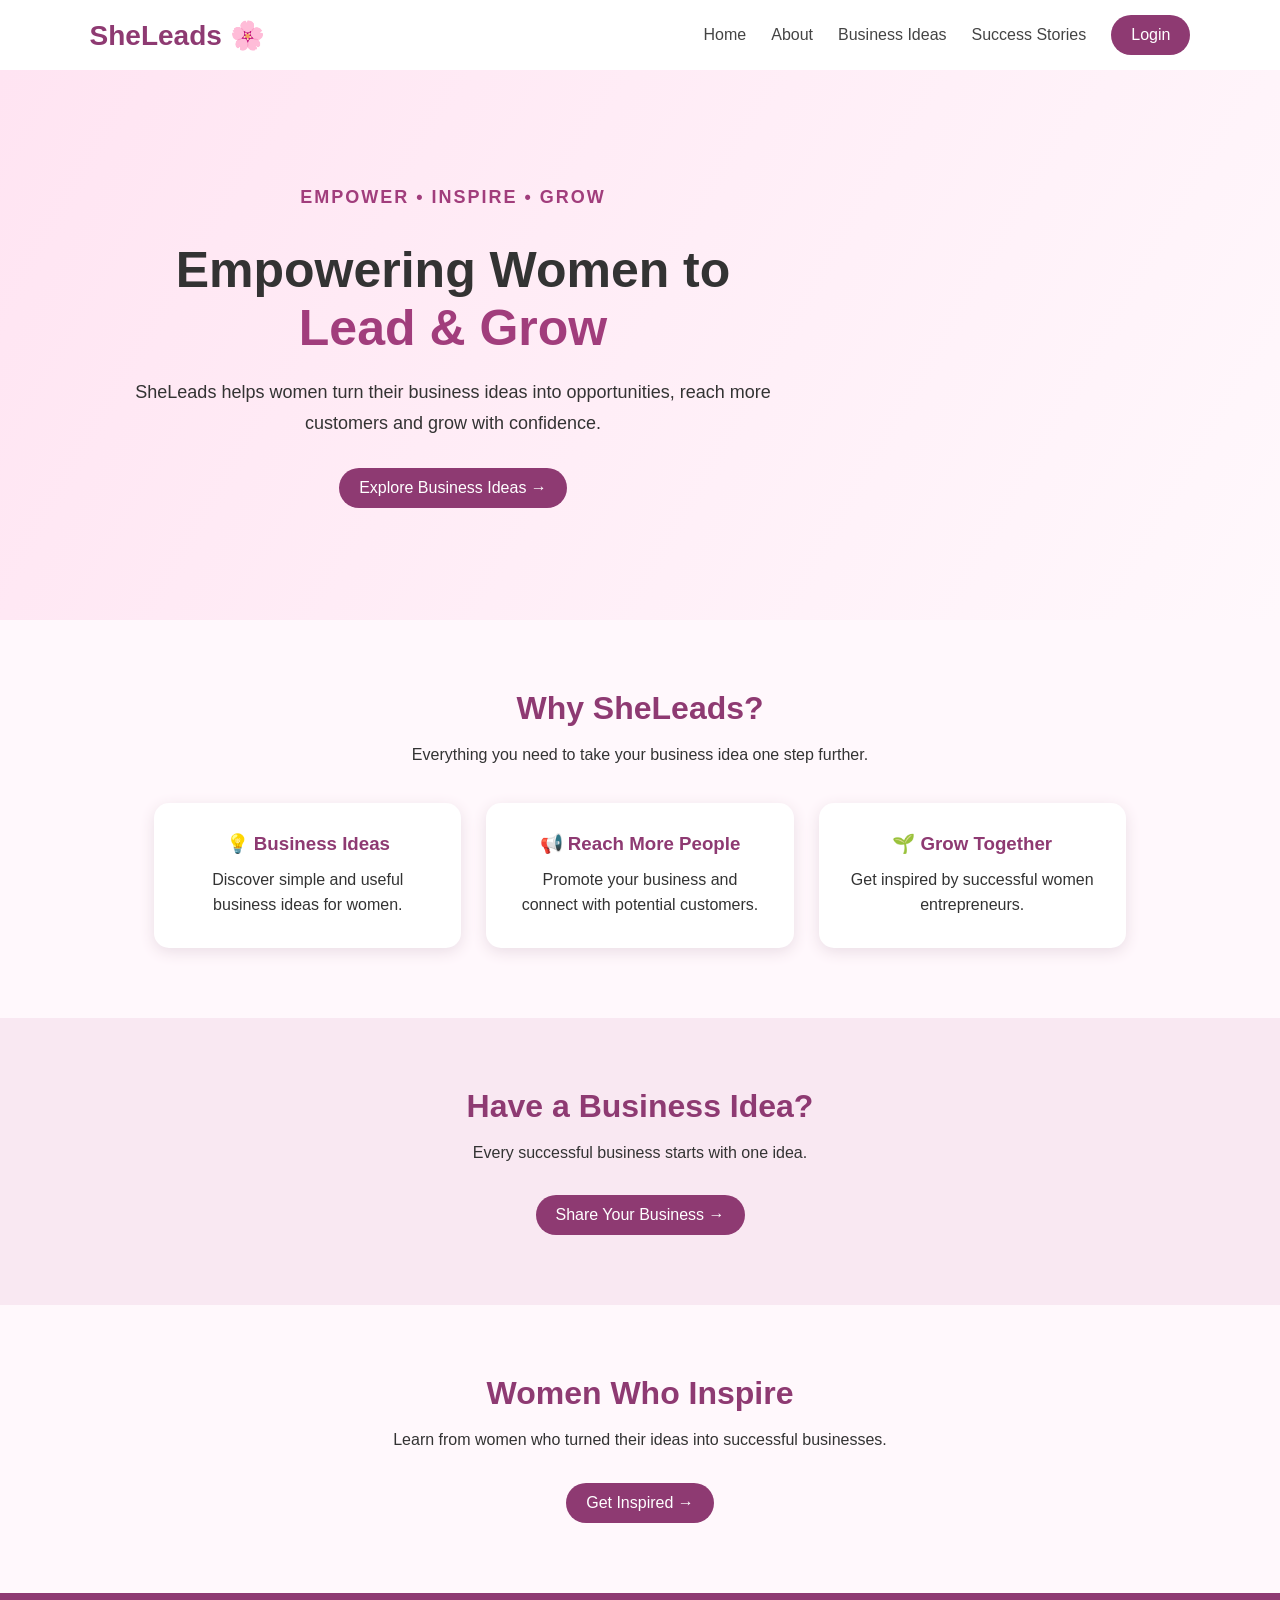
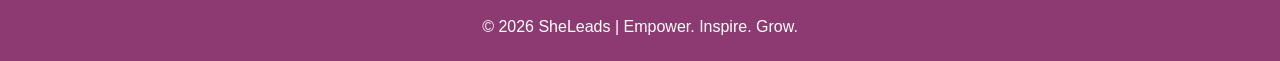
<file: index.html>
<!DOCTYPE html>
<html>
<head>
  <title>SheLeads</title>
  <link rel="stylesheet" href="style.css">
</head>

<body>

<header>
  <h2>SheLeads 🌸</h2>

  <nav>
    <a href="index.html">Home</a>
    <a href="#about">About</a>
    <a href="business.html">Business Ideas</a>
    <a href="success.html">Success Stories</a>
    <a href="login.html" class="login">Login</a>
  </nav>
</header>

<section class="hero">
  <div>
    <p class="tagline">EMPOWER • INSPIRE • GROW</p>

    <h1>Empowering Women to <span>Lead & Grow</span></h1>

    <p>
      SheLeads helps women turn their business ideas into opportunities,
      reach more customers and grow with confidence.
    </p>

    <a href="business.html" class="btn">Explore Business Ideas →</a>
  </div>
</section>

<section id="about">
  <h2>Why SheLeads?</h2>
  <p>Everything you need to take your business idea one step further.</p>

  <div class="cards">

    <div class="card">
      <h3>💡 Business Ideas</h3>
      <p>Discover simple and useful business ideas for women.</p>
    </div>

    <div class="card">
      <h3>📢 Reach More People</h3>
      <p>Promote your business and connect with potential customers.</p>
    </div>

    <div class="card">
      <h3>🌱 Grow Together</h3>
      <p>Get inspired by successful women entrepreneurs.</p>
    </div>

  </div>
</section>

<section class="section">
  <h2>Have a Business Idea?</h2>
  <p>Every successful business starts with one idea.</p>
  <a href="dashboard.html" class="btn">Share Your Business →</a>
</section>

<section id="stories">
  <h2>Women Who Inspire</h2>
  <p>Learn from women who turned their ideas into successful businesses.</p>
  <a href="success.html" class="btn">Get Inspired →</a>
</section>

<footer>
  <p>© 2026 SheLeads | Empower. Inspire. Grow.</p>
</footer>

<script src="script.js"></script>

</body>
</html>
</file>
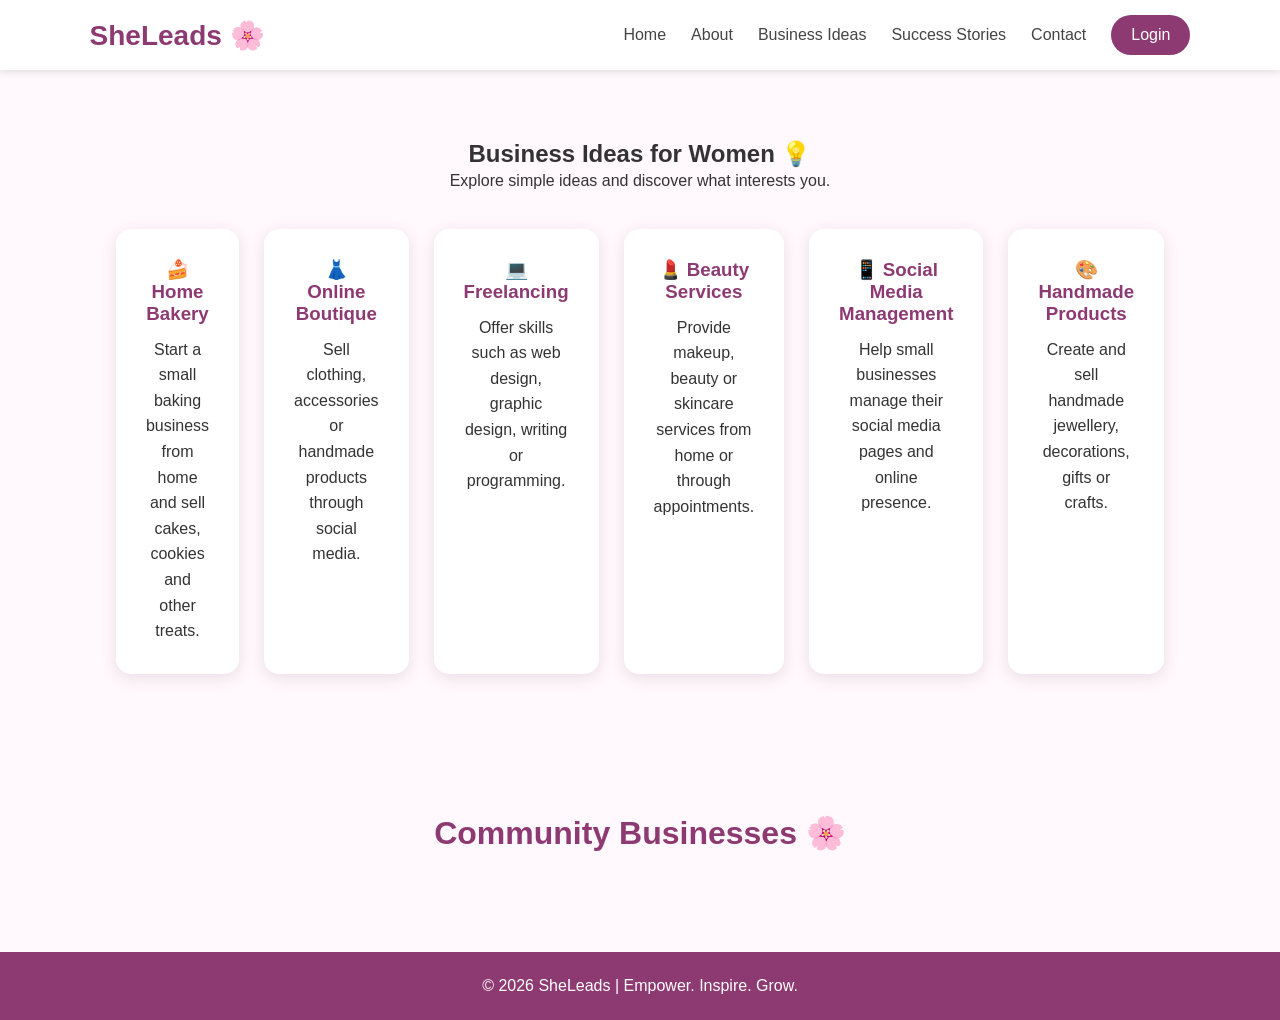
<file: business.html>
<!DOCTYPE html>
<html>
<head>
  <title>Business Ideas - SheLeads</title>
  <link rel="stylesheet" href="style.css">
</head>
<body>

<header>
  <h2>SheLeads 🌸</h2>

  <nav>
    <a href="index.html">Home</a>
    <a href="index.html#about">About</a>
    <a href="business.html">Business Ideas</a>
    <a href="success.html">Success Stories</a>
    <a href="contact.html">Contact</a>
    <a href="login.html" class="login">Login</a>
  </nav>
</header>

<section>
  <h1>Business Ideas for Women 💡</h1>
  <p>Explore simple ideas and discover what interests you.</p>

  <div class="cards">

    <div class="card">
      <h3>🍰 Home Bakery</h3>
      <p>Start a small baking business from home and sell cakes, cookies and other treats.</p>
    </div>

    <div class="card">
      <h3>👗 Online Boutique</h3>
      <p>Sell clothing, accessories or handmade products through social media.</p>
    </div>

    <div class="card">
      <h3>💻 Freelancing</h3>
      <p>Offer skills such as web design, graphic design, writing or programming.</p>
    </div>

    <div class="card">
      <h3>💄 Beauty Services</h3>
      <p>Provide makeup, beauty or skincare services from home or through appointments.</p>
    </div>

    <div class="card">
      <h3>📱 Social Media Management</h3>
      <p>Help small businesses manage their social media pages and online presence.</p>
    </div>

    <div class="card">
      <h3>🎨 Handmade Products</h3>
      <p>Create and sell handmade jewellery, decorations, gifts or crafts.</p>
    </div>

  </div>
</section>
<section>
  <h2>Community Businesses 🌸</h2>
  <div id="businessList" class="cards"></div>
</section>

<footer>
  <p>© 2026 SheLeads | Empower. Inspire. Grow.</p>
</footer>

<script src="script.js"></script>

</body>
</html>
</file>
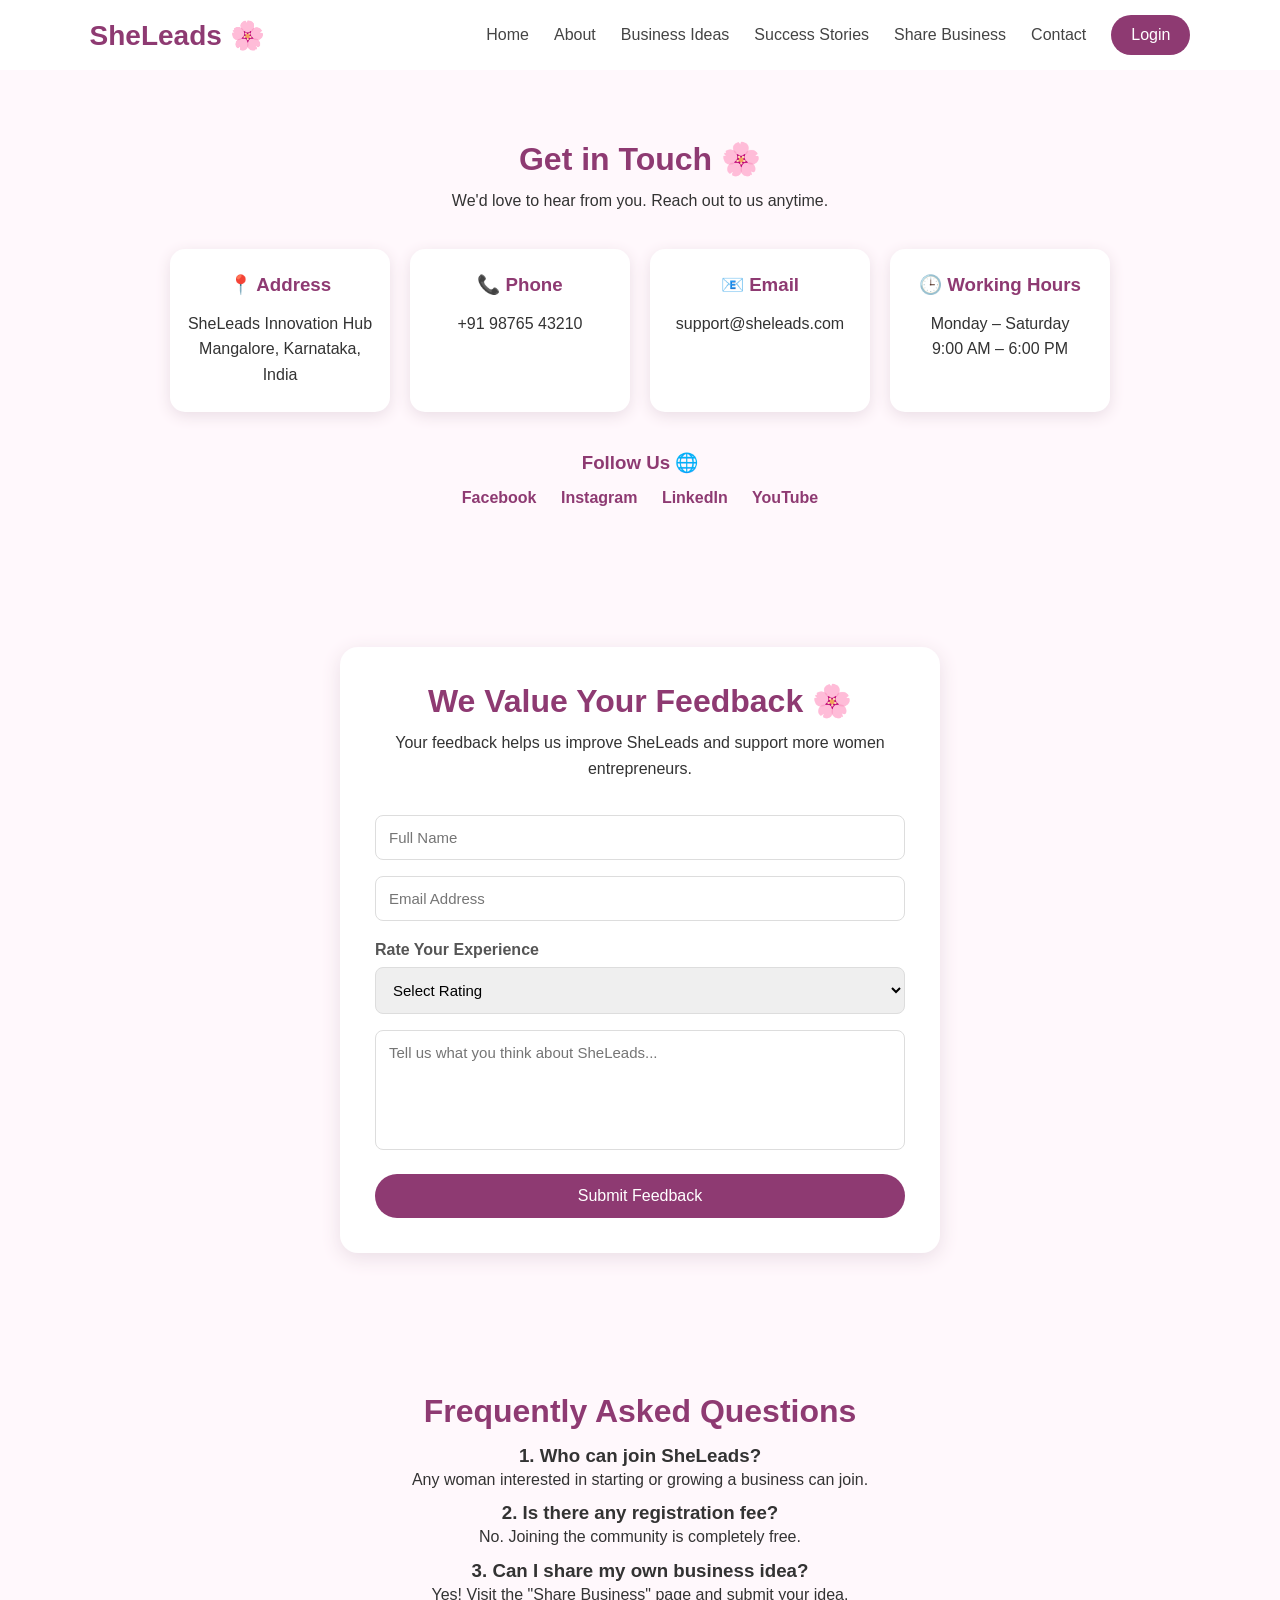
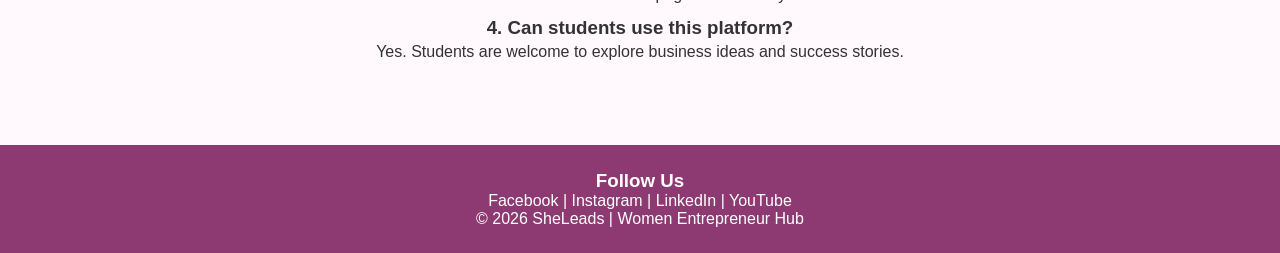
<file: contact.html>
<!DOCTYPE html>
<html lang="en">

<head>
    <meta charset="UTF-8">
    <meta name="viewport" content="width=device-width, initial-scale=1.0">
    <title>Contact Us | SheLeads</title>
    <link rel="stylesheet" href="style.css">
</head>

<body>

<header>
  <h2>SheLeads 🌸</h2>

  <nav>
    <a href="index.html">Home</a>
    <a href="index.html#about">About</a>
    <a href="business.html">Business Ideas</a>
    <a href="success.html">Success Stories</a>
    <a href="dashboard.html">Share Business</a>
    <a href="contact.html">Contact</a>
    <a href="login.html" class="login">Login</a>
  </nav>
</header>

<section class="contact-section">

  <h2>Get in Touch 🌸</h2>
  <p>We'd love to hear from you. Reach out to us anytime.</p>

  <div class="contact-cards">

    <div class="contact-card">
      <h3>📍 Address</h3>
      <p>
        SheLeads Innovation Hub<br>
        Mangalore, Karnataka, India
      </p>
    </div>

    <div class="contact-card">
      <h3>📞 Phone</h3>
      <p>+91 98765 43210</p>
    </div>

    <div class="contact-card">
      <h3>📧 Email</h3>
      <p>support@sheleads.com</p>
    </div>

    <div class="contact-card">
      <h3>🕒 Working Hours</h3>
      <p>
        Monday – Saturday<br>
        9:00 AM – 6:00 PM
      </p>
    </div>

  </div>

  <div class="social-section">
    <h3>Follow Us 🌐</h3>

    <a href="https://www.facebook.com/" target="_blank">Facebook</a>
    <a href="https://www.instagram.com/" target="_blank">Instagram</a>
    <a href="https://www.linkedin.com/" target="_blank">LinkedIn</a>
    <a href="https://www.youtube.com/" target="_blank">YouTube</a>
  </div>

</section>

<section class="feedback">
  <div class="feedback-box">

    <h2>We Value Your Feedback 🌸</h2>

    <p>
      Your feedback helps us improve SheLeads and support more women entrepreneurs.
    </p>

    <form>

      <input type="text" placeholder="Full Name" required>

      <input type="email" placeholder="Email Address" required>

      <label>Rate Your Experience</label>

      <select required>
        <option value="">Select Rating</option>
        <option>⭐⭐⭐⭐⭐ Excellent</option>
        <option>⭐⭐⭐⭐ Good</option>
        <option>⭐⭐⭐ Average</option>
        <option>⭐⭐ Needs Improvement</option>
        <option>⭐ Poor</option>
      </select>

      <textarea
        placeholder="Tell us what you think about SheLeads..."
        required></textarea>

      <button type="submit">Submit Feedback</button>

    </form>

  </div>
</section>


<section class="about">

<h2>Frequently Asked Questions</h2>

<h3>1. Who can join SheLeads?</h3>
<p>Any woman interested in starting or growing a business can join.</p>

<h3>2. Is there any registration fee?</h3>
<p>No. Joining the community is completely free.</p>

<h3>3. Can I share my own business idea?</h3>
<p>Yes! Visit the "Share Business" page and submit your idea.</p>

<h3>4. Can students use this platform?</h3>
<p>Yes. Students are welcome to explore business ideas and success stories.</p>

</section>

<footer>

<h3>Follow Us</h3>

<p>
Facebook | Instagram | LinkedIn | YouTube
</p>

<p>&copy; 2026 SheLeads | Women Entrepreneur Hub</p>

</footer>

</body>

</html>
</file>
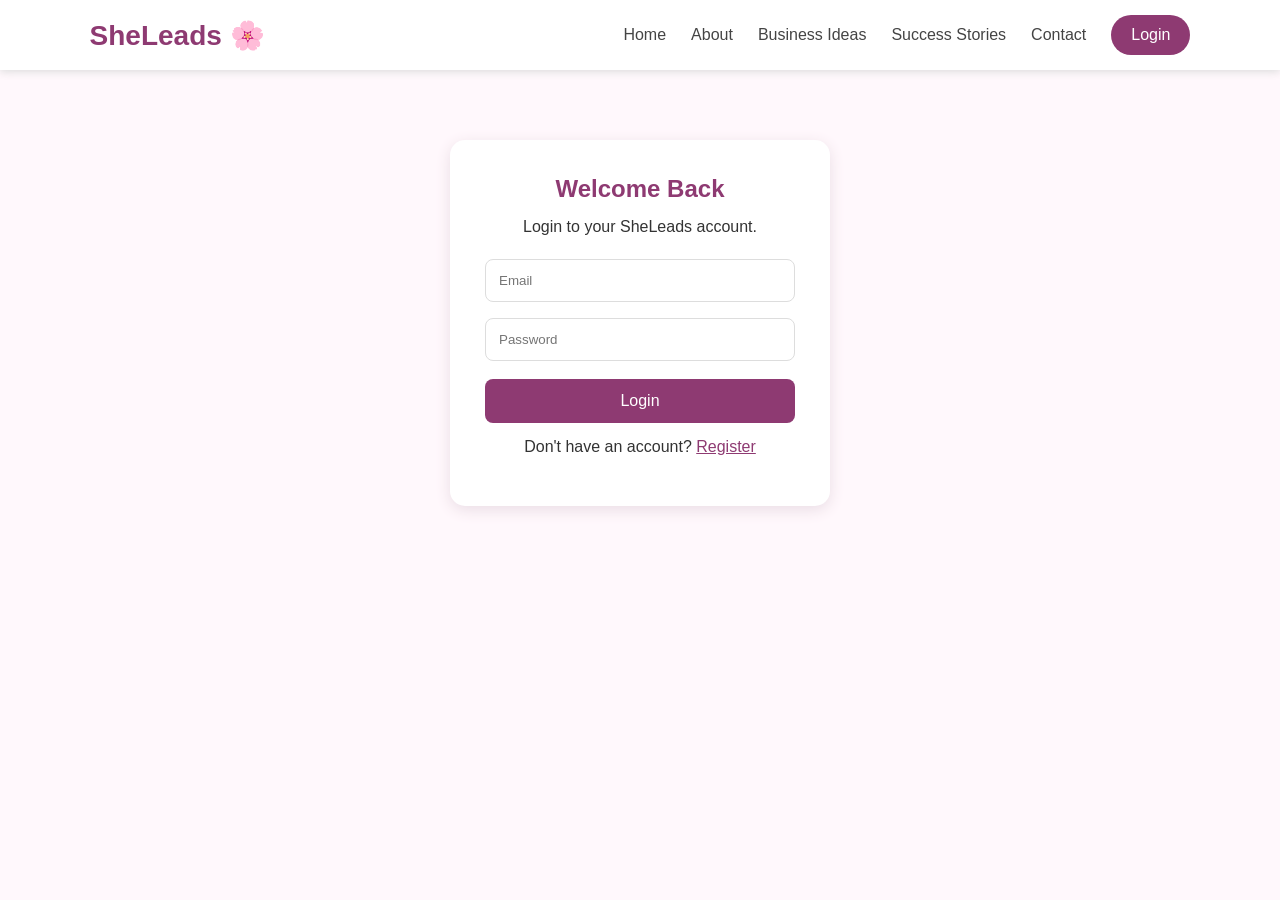
<file: dashboard.html>
<!DOCTYPE html>
<html>
<head>
  <title>Dashboard - SheLeads</title>
  <link rel="stylesheet" href="style.css">
</head>
<body>

<header>
  <h2>SheLeads</h2>

  <nav>
    <a href="index.html">Home</a>
    <a href="business.html">Business Ideas</a>
    <a href="success.html">Success Stories</a>
    <button onclick="logout()">Logout</button>
  </nav>
</header>

<section>
  <h1>Welcome, <span id="userName"></span>! 🌸</h1>
  <p>Welcome to your SheLeads dashboard.</p>

  <div class="cards">
    <div class="card">
      <h3>💡 Business Ideas</h3>
      <p>Explore ideas and find inspiration for your business.</p>
    </div>

    <div class="card">
      <h3>🌱 Success Stories</h3>
      <p>Learn from inspiring women entrepreneurs.</p>
    </div>

  <div class="card">
     <h3>📢 Share Your Business</h3>
     <p>Tell others about your own business.</p>
     <a href="sharebusiness.html" class="btn">Share Business →</a>
  </div>

  </div>
</section>

<script>
  if (localStorage.getItem("loggedIn") !== "true") {
    location.href = "login.html";
  }

  document.getElementById("userName").textContent =
    localStorage.getItem("name");

  function logout() {
    localStorage.removeItem("loggedIn");
    location.href = "index.html";
  }
</script>

</body>
</html>
</file>
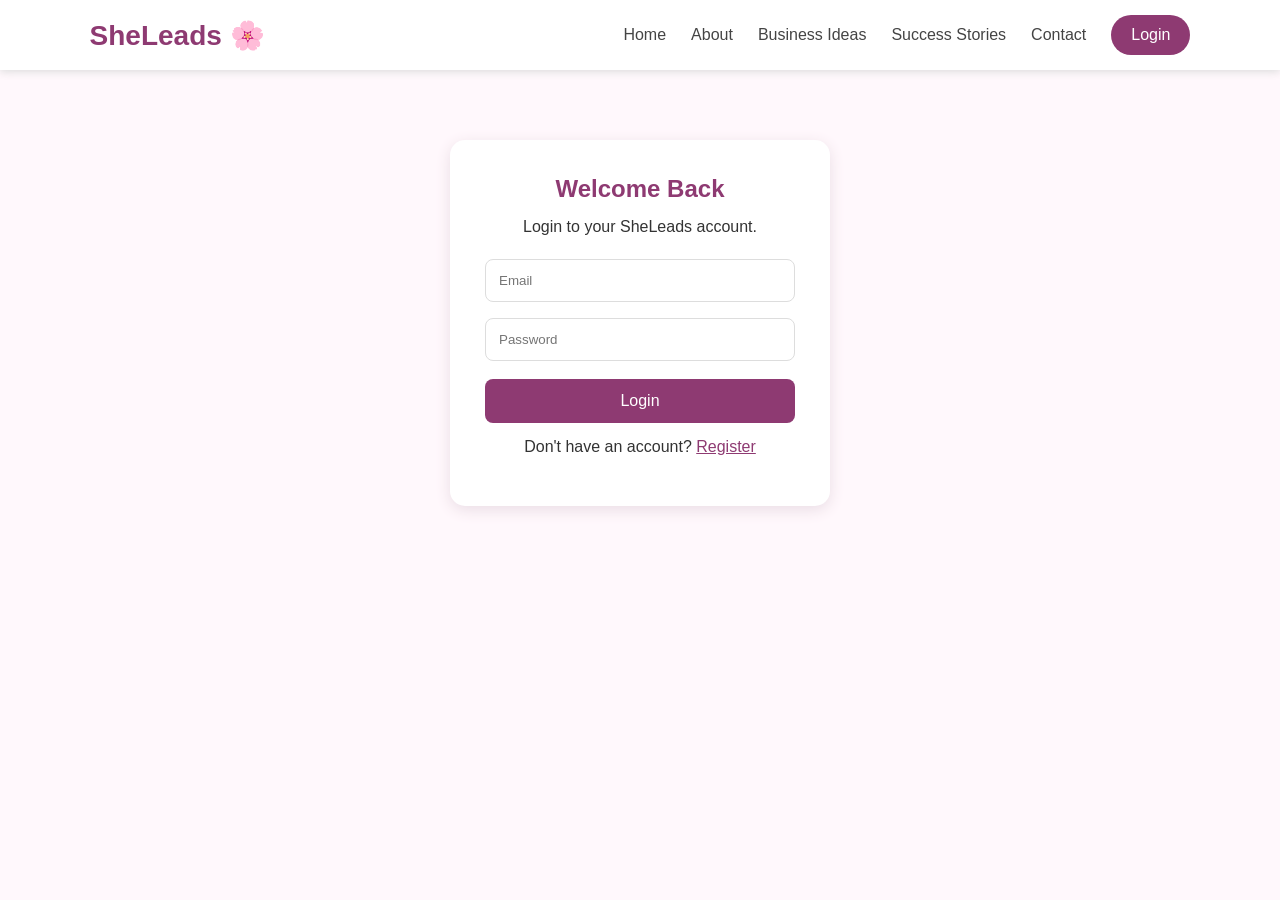
<file: login.html>
<!DOCTYPE html>
<html>
<head>
  <title>Login - SheLeads</title>
  <link rel="stylesheet" href="style.css">
</head>
<body>

<header>
  <h2>SheLeads 🌸</h2>

  <nav>
    <a href="index.html">Home</a>
    <a href="index.html#about">About</a>
    <a href="business.html">Business Ideas</a>
    <a href="success.html">Success Stories</a>
    <a href="contact.html">Contact</a>
    <a href="login.html" class="login">Login</a>
  </nav>
</header>

<div class="form-box">
  <h2>Welcome Back</h2>
  <p>Login to your SheLeads account.</p>

  <form id="loginForm">
    <input type="email" id="loginEmail" placeholder="Email" required>
    <input type="password" id="loginPassword" placeholder="Password" required>
    <button type="submit">Login</button>
  </form>

  <p>Don't have an account?
    <a href="register.html">Register</a>
  </p>
</div>

<script src="script.js"></script>
</body>
</html>
</file>
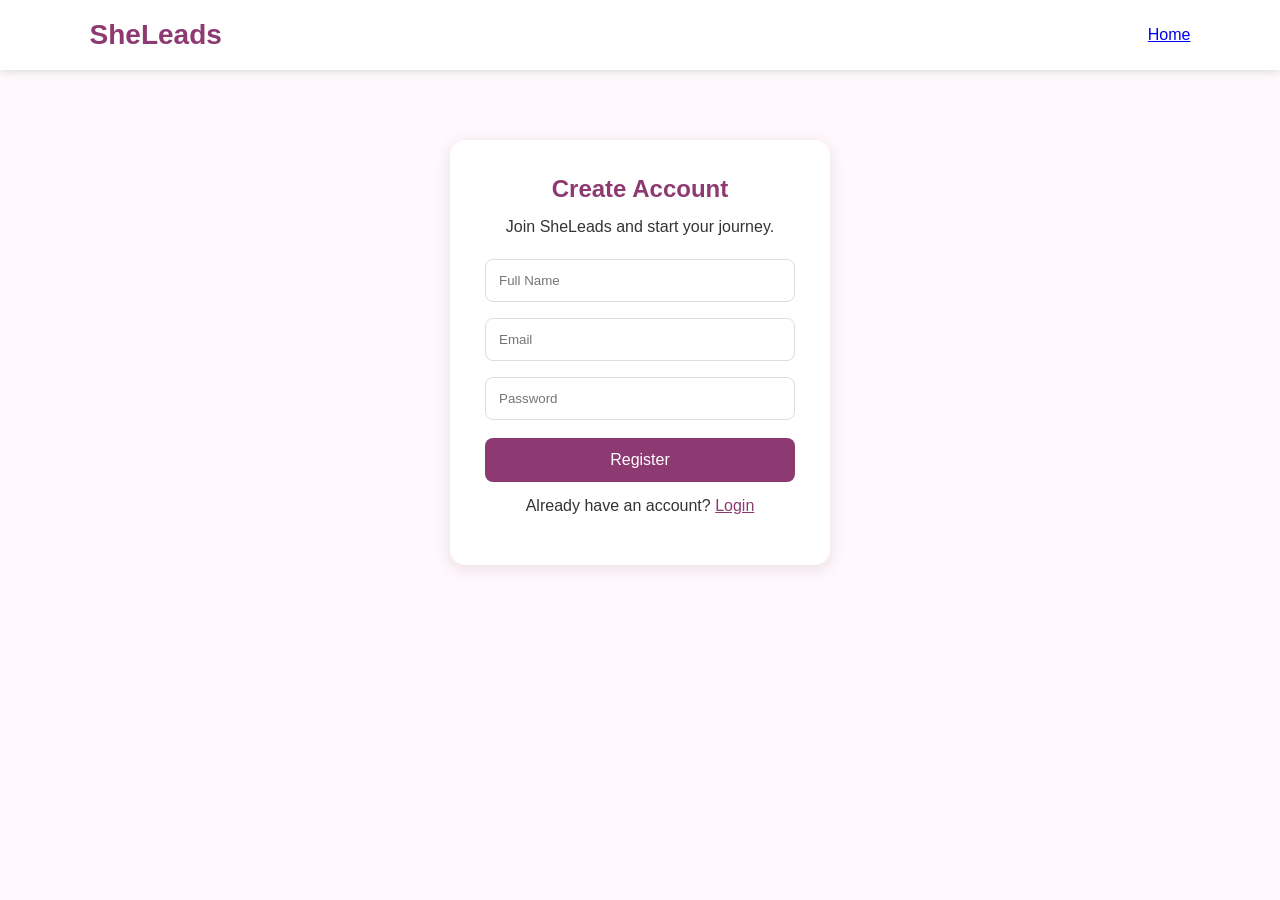
<file: register.html>
<!DOCTYPE html>
<html>
<head>
  <title>Register - SheLeads</title>
  <link rel="stylesheet" href="style.css">
</head>
<body>

<header>
  <h2>SheLeads</h2>
  <a href="index.html">Home</a>
</header>

<div class="form-box">
  <h2>Create Account</h2>
  <p>Join SheLeads and start your journey.</p>

  <form id="registerForm">
    <input type="text" id="name" placeholder="Full Name" required>
    <input type="email" id="email" placeholder="Email" required>
    <input type="password" id="password" placeholder="Password" required>
    <button type="submit">Register</button>
  </form>

  <p>Already have an account?
    <a href="login.html">Login</a>
  </p>
</div>

<script src="script.js"></script>
</body>
</html>
</file>
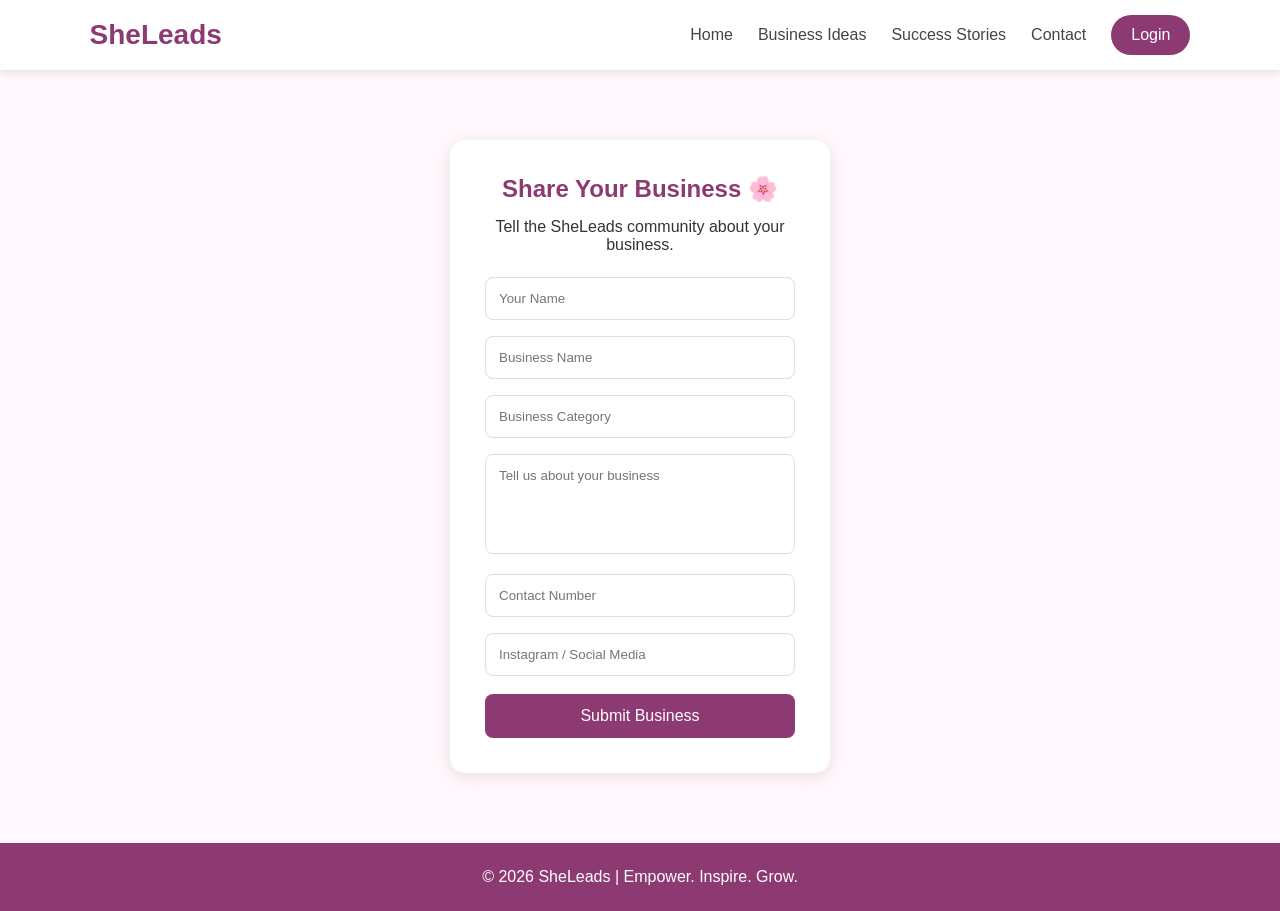
<file: sharebusiness.html>
<!DOCTYPE html>
<html>
<head>
  <title>Share Your Business - SheLeads</title>
  <link rel="stylesheet" href="style.css">
</head>

<body>

<header>
  <h2>SheLeads</h2>

  <nav>
    <a href="index.html">Home</a>
    <a href="business.html">Business Ideas</a>
    <a href="success.html">Success Stories</a>
    <a href="contact.html">Contact</a>
    <a href="login.html" class="login">Login</a>
  </nav>
</header>

<div class="form-box">

  <h2>Share Your Business 🌸</h2>
  <p>Tell the SheLeads community about your business.</p>

  <form id="businessForm">

    <input type="text" id="owner"
           placeholder="Your Name" required>

    <input type="text" id="businessName"
           placeholder="Business Name" required>

    <input type="text" id="category"
           placeholder="Business Category" required>

    <textarea id="description"
              placeholder="Tell us about your business"
              required></textarea>

    <input type="tel" id="phone"
           placeholder="Contact Number" required>

    <input type="text" id="social"
           placeholder="Instagram / Social Media">

    <button type="submit">Submit Business</button>

  </form>

</div>

<footer>
  <p>© 2026 SheLeads | Empower. Inspire. Grow.</p>
</footer>

<script src="script.js"></script>

</body>
</html>
</file>
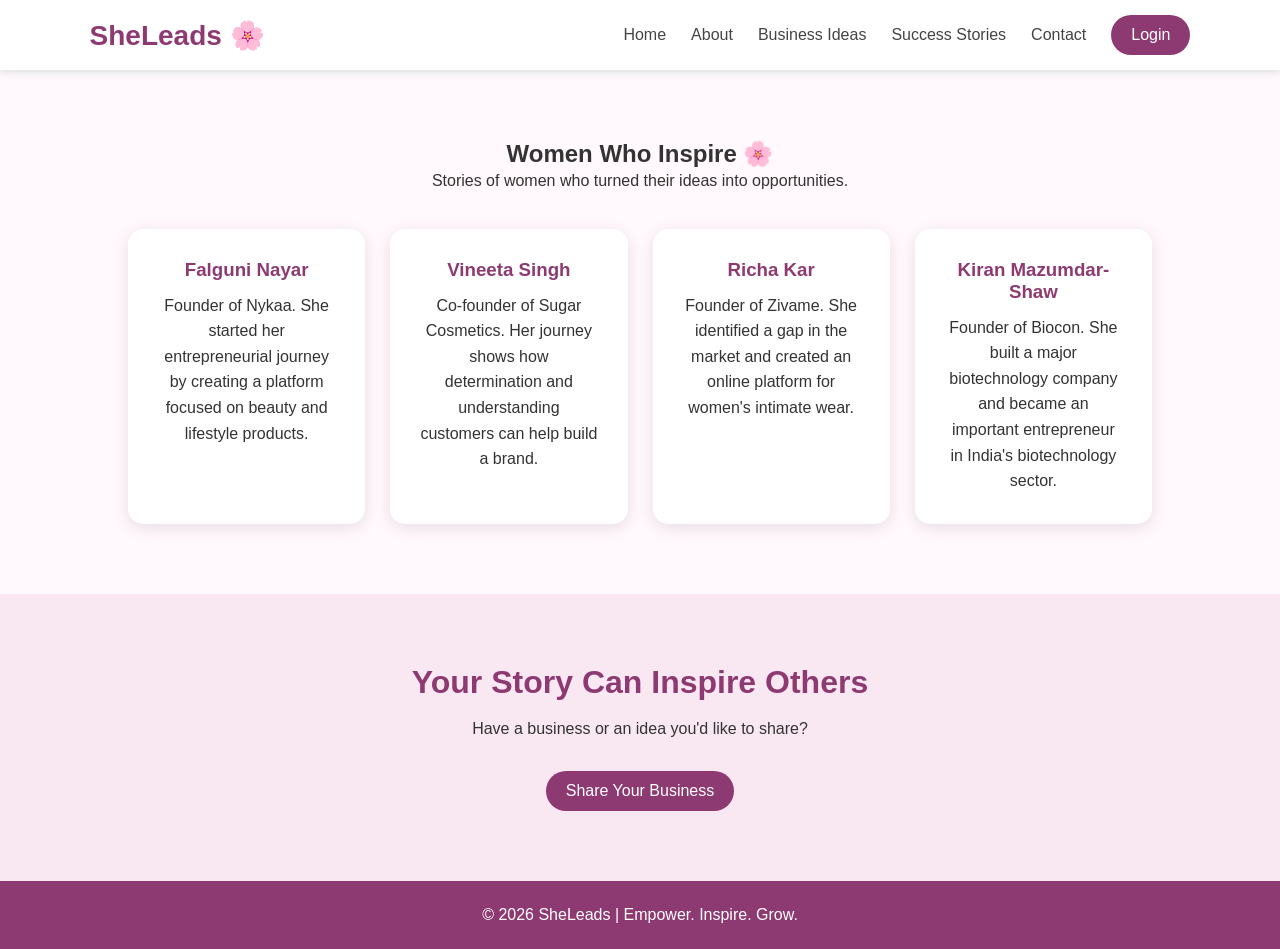
<file: success.html>
<!DOCTYPE html>
<html>
<head>
  <title>Success Stories - SheLeads</title>
  <link rel="stylesheet" href="style.css">
</head>
<body>

<header>
  <h2>SheLeads 🌸</h2>

  <nav>
    <a href="index.html">Home</a>
    <a href="index.html#about">About</a>
    <a href="business.html">Business Ideas</a>
    <a href="success.html">Success Stories</a>
    <a href="contact.html">Contact</a>
    <a href="login.html" class="login">Login</a>
  </nav>
</header>

<section>
  <h1>Women Who Inspire 🌸</h1>
  <p>Stories of women who turned their ideas into opportunities.</p>

  <div class="cards">

    <div class="card">
      <h3>Falguni Nayar</h3>
      <p>
        Founder of Nykaa. She started her entrepreneurial journey
        by creating a platform focused on beauty and lifestyle products.
      </p>
    </div>

    <div class="card">
      <h3>Vineeta Singh</h3>
      <p>
        Co-founder of Sugar Cosmetics. Her journey shows how
        determination and understanding customers can help build a brand.
      </p>
    </div>

    <div class="card">
      <h3>Richa Kar</h3>
      <p>
        Founder of Zivame. She identified a gap in the market and
        created an online platform for women's intimate wear.
      </p>
    </div>

    <div class="card">
      <h3>Kiran Mazumdar-Shaw</h3>
      <p>
        Founder of Biocon. She built a major biotechnology company
        and became an important entrepreneur in India's biotechnology sector.
      </p>
    </div>

  </div>
</section>

<section class="section">
  <h2>Your Story Can Inspire Others</h2>
  <p>
    Have a business or an idea you'd like to share?
  </p>

  <a href="sharebusiness.html" class="btn">Share Your Business</a>
</section>

<footer>
  <p>© 2026 SheLeads | Empower. Inspire. Grow.</p>
</footer>

</body>
</html>
</file>
<file: style.css>
* {
  margin: 0;
  padding: 0;
  box-sizing: border-box;
  font-family: Arial, sans-serif;
}

body {
  background: #fff8fc;
  color: #333;
}

header {
  height: 70px;
  padding: 0 7%;
  display: flex;
  align-items: center;
  justify-content: space-between;
  background: white;
  box-shadow: 0 2px 8px #ddd;
}

header h2 {
  color: #8e3a72;
  font-size: 28px;
}

nav {
  display: flex;
  align-items: center;
  gap: 25px;
}

nav a {
  text-decoration: none;
  color: #444;
}

nav a:hover {
  color: #a13d7c;
}

.login,
.btn {
  background: #8e3a72;
  color: white !important;
  padding: 11px 20px;
  border-radius: 25px;
}

.hero {
  min-height: 500px;
  display: flex;
  align-items: center;
  padding: 60px 10%;
  background: linear-gradient(120deg, #ffe4f2, #fff8fc);
}

.hero div {
  max-width: 650px;
}

.hero h1 {
  font-size: 50px;
  margin-bottom: 20px;
}

.hero span {
  color: #a13d7c;
}

.hero p {
  font-size: 18px;
  line-height: 1.7;
  margin-bottom: 30px;
}

.btn {
  display: inline-block;
  text-decoration: none;
}

section {
  padding: 70px 10%;
  text-align: center;
}

section h2 {
  color: #8e3a72;
  font-size: 32px;
  margin-bottom: 15px;
}

.cards {
  display: flex;
  justify-content: center;
  gap: 25px;
  margin-top: 35px;
}

.card {
  background: white;
  padding: 30px;
  width: 30%;
  border-radius: 15px;
  box-shadow: 0 4px 15px #eadde5;
}

.card h3 {
  color: #8e3a72;
  margin-bottom: 12px;
}

.card p,
section p {
  line-height: 1.6;
}

.section {
  background: #f9e8f2;
}

.section .btn,
#stories .btn {
  margin-top: 20px;
}

footer {
  text-align: center;
  padding: 25px;
  background: #8e3a72;
  color: white;
}

@media (max-width: 700px) {
  header {
    height: auto;
    padding: 20px;
    flex-direction: column;
    gap: 15px;
  }

  nav {
    flex-wrap: wrap;
    justify-content: center;
    gap: 12px;
  }

  .hero h1 {
    font-size: 38px;
  }

  .cards {
    flex-direction: column;
  }

  .card {
    width: 100%;
  }
}
.form-box {
  width: 380px;
  max-width: 90%;
  margin: 70px auto;
  padding: 35px;
  background: white;
  border-radius: 15px;
  box-shadow: 0 4px 15px #eadde5;
  text-align: center;
}

.form-box h2 {
  color: #8e3a72;
  margin-bottom: 10px;
}

.form-box p {
  margin: 15px 0;
}

.form-box input {
  width: 100%;
  padding: 13px;
  margin: 8px 0;
  border: 1px solid #ddd;
  border-radius: 8px;
}

.form-box button {
  width: 100%;
  padding: 13px;
  margin-top: 10px;
  border: none;
  border-radius: 8px;
  background: #8e3a72;
  color: white;
  cursor: pointer;
}

.form-box a {
  color: #8e3a72;
}
.form-box textarea {
  width: 100%;
  height: 100px;
  padding: 13px;
  margin: 8px 0;
  border: 1px solid #ddd;
  border-radius: 8px;
  resize: none;
}

.form-box button {
  font-size: 16px;
}
#businessList {
  margin-top: 30px;
}

#businessList .card {
  margin-bottom: 20px;
}
.card .btn {
  margin-right: 8px;
  margin-top: 8px;
  display: inline-block;
}
.tagline {
  color: #a13d7c;
  font-size: 14px;
  font-weight: bold;
  letter-spacing: 2px;
  margin-bottom: 12px;
}

.hero {
  min-height: 550px;
}

.hero h1 {
  line-height: 1.15;
}

.btn {
  transition: 0.3s;
}

.btn:hover {
  background: #a13d7c;
  transform: translateY(-2px);
}

.card {
  transition: 0.3s;
}

.card:hover {
  transform: translateY(-5px);
  box-shadow: 0 8px 20px #eadde5;
}

section > p {
  margin-bottom: 10px;
}

.feedback {
  background: #fff8fc;
  padding: 70px 20px;
}

.feedback-box {
  max-width: 600px;
  margin: auto;
  padding: 35px;
  background: white;
  border-radius: 18px;
  box-shadow: 0 5px 20px #eadde5;
  text-align: center;
}

.feedback-box h2 {
  color: #8e3a72;
  margin-bottom: 10px;
}

.feedback-box > p {
  margin-bottom: 25px;
}

.feedback-box input,
.feedback-box select,
.feedback-box textarea {
  width: 100%;
  padding: 13px;
  margin: 8px 0;
  border: 1px solid #ddd;
  border-radius: 8px;
  font-size: 15px;
}

.feedback-box label {
  display: block;
  text-align: left;
  margin-top: 12px;
  color: #555;
  font-weight: bold;
}

.feedback-box textarea {
  height: 120px;
  resize: none;
}

.feedback-box button {
  width: 100%;
  padding: 13px;
  margin-top: 12px;
  border: none;
  border-radius: 25px;
  background: #8e3a72;
  color: white;
  font-size: 16px;
  cursor: pointer;
}

.feedback-box button:hover {
  background: #a13d7c;
}

.contact-section {
  padding: 70px 10%;
  text-align: center;
  background: #fff8fc;
}

.contact-section h2 {
  color: #8e3a72;
  margin-bottom: 10px;
}

.contact-cards {
  display: flex;
  justify-content: center;
  gap: 20px;
  flex-wrap: wrap;
  margin-top: 35px;
}

.contact-card {
  background: white;
  width: 220px;
  min-height: 150px;
  padding: 25px 15px;
  border-radius: 15px;
  box-shadow: 0 4px 15px #eadde5;
}

.contact-card h3 {
  color: #8e3a72;
  margin-bottom: 15px;
}

.contact-card p {
  line-height: 1.6;
}

.social-section {
  margin-top: 40px;
}

.social-section h3 {
  color: #8e3a72;
  margin-bottom: 15px;
}

.social-section a {
  color: #8e3a72;
  text-decoration: none;
  margin: 0 10px;
  font-weight: bold;
}

.social-section a:hover {
  text-decoration: underline;
}
</file>
